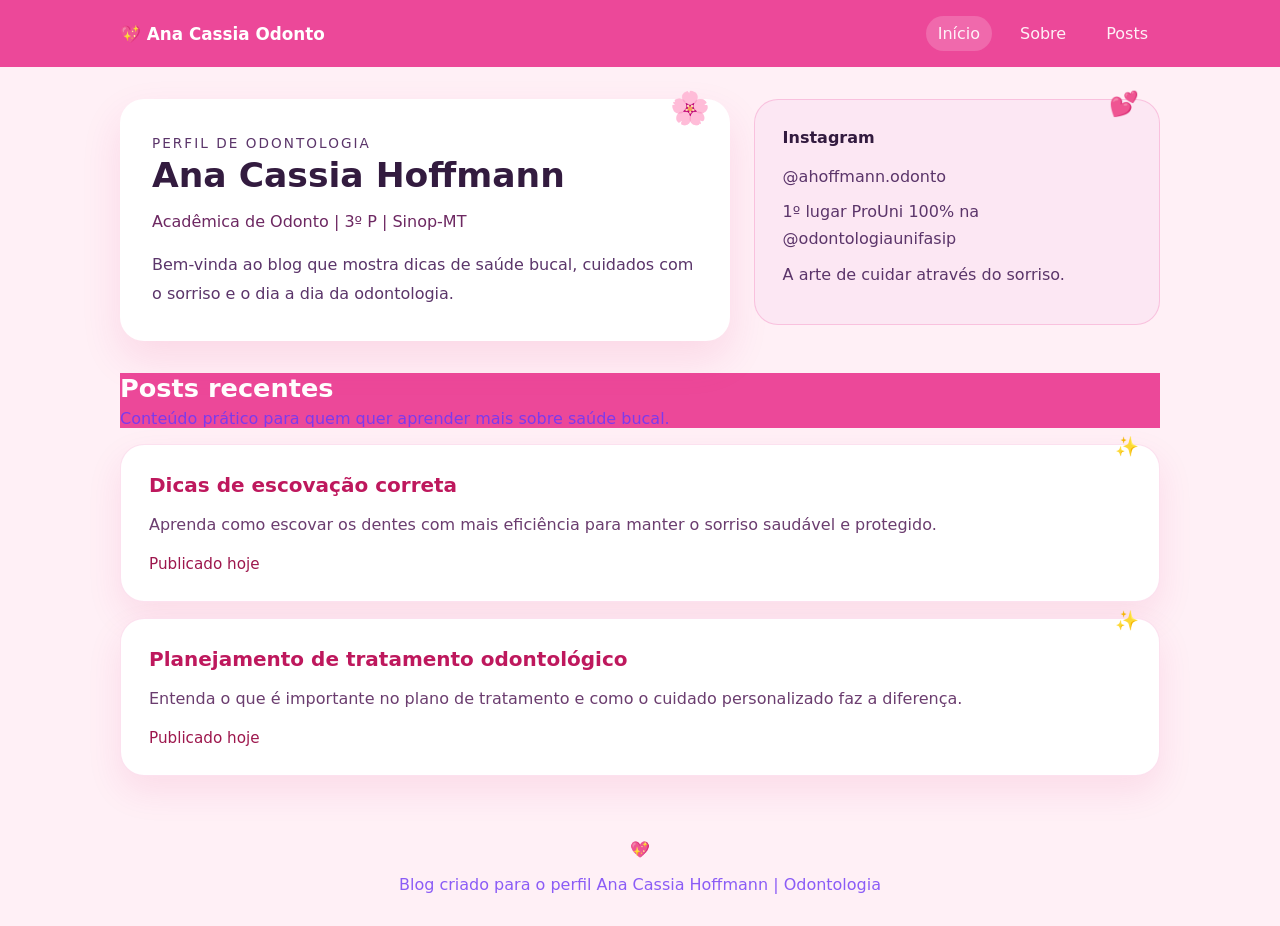
<file: index.html>
<!DOCTYPE html>
<html lang="pt-BR">
<head>
  <meta charset="UTF-8" />
  <meta name="viewport" content="width=device-width, initial-scale=1.0" />
  <title>Ana Cassia Hoffmann | Blog Odonto</title>
  <link rel="stylesheet" href="style.css" />
</head>
<body>
  <header>
    <div class="topbar">
      <div>
        <span class="brand">Ana Cassia Odonto</span>
      </div>
      <nav>
        <a href="index.html" class="active">Início</a>
        <a href="sobre.html">Sobre</a>
        <a href="posts/dicas-de-escovacao.html">Posts</a>
      </nav>
    </div>
  </header>

  <main>
    <section class="hero">
      <div class="hero-text">
        <p class="eyebrow">Perfil de Odontologia</p>
        <h1>Ana Cassia Hoffmann</h1>
        <p class="subtitle">Acadêmica de Odonto | 3º P | Sinop-MT</p>
        <p>Bem-vinda ao blog que mostra dicas de saúde bucal, cuidados com o sorriso e o dia a dia da odontologia.</p>
      </div>
      <div class="hero-card">
        <strong>Instagram</strong>
        <p>@ahoffmann.odonto</p>
        <p>1º lugar ProUni 100% na @odontologiaunifasip</p>
        <p>A arte de cuidar através do sorriso.</p>
      </div>
    </section>

    <section class="posts-list">
      <header class="section-header">
        <h2>Posts recentes</h2>
        <p>Conteúdo prático para quem quer aprender mais sobre saúde bucal.</p>
      </header>

      <article class="post-card">
        <a href="posts/dicas-de-escovacao.html"><h3>Dicas de escovação correta</h3></a>
        <p>Aprenda como escovar os dentes com mais eficiência para manter o sorriso saudável e protegido.</p>
        <span class="post-meta">Publicado hoje</span>
      </article>

      <article class="post-card">
        <a href="posts/planejamento-de-tratamento.html"><h3>Planejamento de tratamento odontológico</h3></a>
        <p>Entenda o que é importante no plano de tratamento e como o cuidado personalizado faz a diferença.</p>
        <span class="post-meta">Publicado hoje</span>
      </article>
    </section>
  </main>

  <footer>
    <p>Blog criado para o perfil Ana Cassia Hoffmann | Odontologia</p>
  </footer>
</body>
</html>
</file>
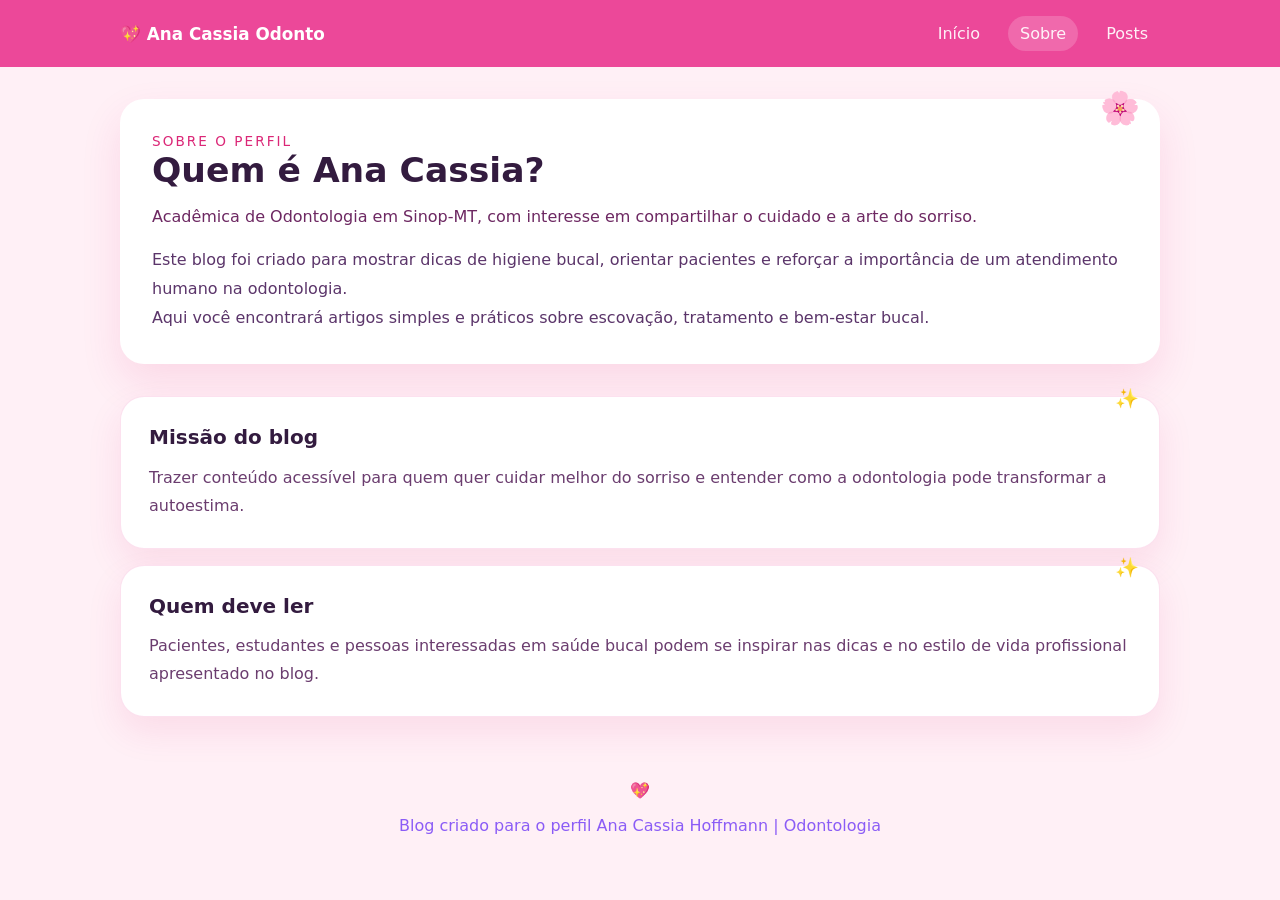
<file: sobre.html>
<!DOCTYPE html>
<html lang="pt-BR">
<head>
  <meta charset="UTF-8" />
  <meta name="viewport" content="width=device-width, initial-scale=1.0" />
  <title>Sobre | Ana Cassia Odonto</title>
  <link rel="stylesheet" href="style.css" />
</head>
<body>
  <header>
    <div class="topbar">
      <div>
        <span class="brand">Ana Cassia Odonto</span>
      </div>
      <nav>
        <a href="index.html">Início</a>
        <a href="sobre.html" class="active">Sobre</a>
        <a href="posts/dicas-de-escovacao.html">Posts</a>
      </nav>
    </div>
  </header>

  <main>
    <section class="hero-text">
      <span class="eyebrow">Sobre o perfil</span>
      <h1>Quem é Ana Cassia?</h1>
      <p class="subtitle">Acadêmica de Odontologia em Sinop-MT, com interesse em compartilhar o cuidado e a arte do sorriso.</p>
      <p>Este blog foi criado para mostrar dicas de higiene bucal, orientar pacientes e reforçar a importância de um atendimento humano na odontologia.</p>
      <p>Aqui você encontrará artigos simples e práticos sobre escovação, tratamento e bem-estar bucal.</p>
    </section>

    <section class="posts-list">
      <article class="post-card">
        <h3>Missão do blog</h3>
        <p>Trazer conteúdo acessível para quem quer cuidar melhor do sorriso e entender como a odontologia pode transformar a autoestima.</p>
      </article>
      <article class="post-card">
        <h3>Quem deve ler</h3>
        <p>Pacientes, estudantes e pessoas interessadas em saúde bucal podem se inspirar nas dicas e no estilo de vida profissional apresentado no blog.</p>
      </article>
    </section>
  </main>

  <footer>
    <p>Blog criado para o perfil Ana Cassia Hoffmann | Odontologia</p>
  </footer>
</body>
</html>
</file>
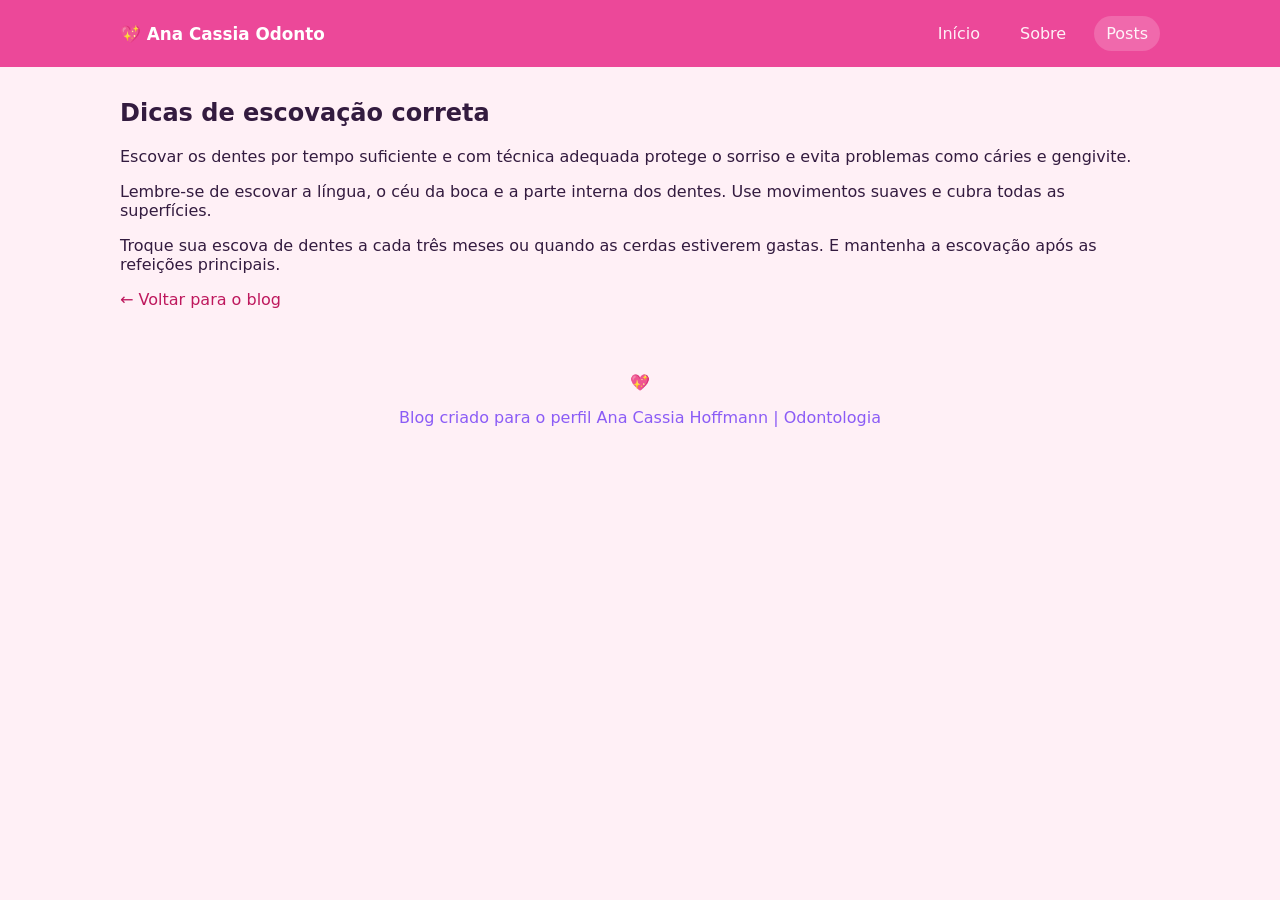
<file: posts/dicas-de-escovacao.html>
<!DOCTYPE html>
<html lang="pt-BR">
<head>
  <meta charset="UTF-8" />
  <meta name="viewport" content="width=device-width, initial-scale=1.0" />
  <title>Dicas de Escovação | Blog Odonto</title>
  <link rel="stylesheet" href="../style.css" />
</head>
<body>
  <header>
    <div class="topbar">
      <div>
        <span class="brand">Ana Cassia Odonto</span>
      </div>
      <nav>
        <a href="../index.html">Início</a>
        <a href="../sobre.html">Sobre</a>
        <a href="dicas-de-escovacao.html" class="active">Posts</a>
      </nav>
    </div>
  </header>

  <main>
    <article class="post-article">
      <h2>Dicas de escovação correta</h2>
      <p>Escovar os dentes por tempo suficiente e com técnica adequada protege o sorriso e evita problemas como cáries e gengivite.</p>
      <p>Lembre-se de escovar a língua, o céu da boca e a parte interna dos dentes. Use movimentos suaves e cubra todas as superfícies.</p>
      <p>Troque sua escova de dentes a cada três meses ou quando as cerdas estiverem gastas. E mantenha a escovação após as refeições principais.</p>
      <a href="../index.html">← Voltar para o blog</a>
    </article>
  </main>

  <footer>
    <p>Blog criado para o perfil Ana Cassia Hoffmann | Odontologia</p>
  </footer>
</body>
</html>
</file>
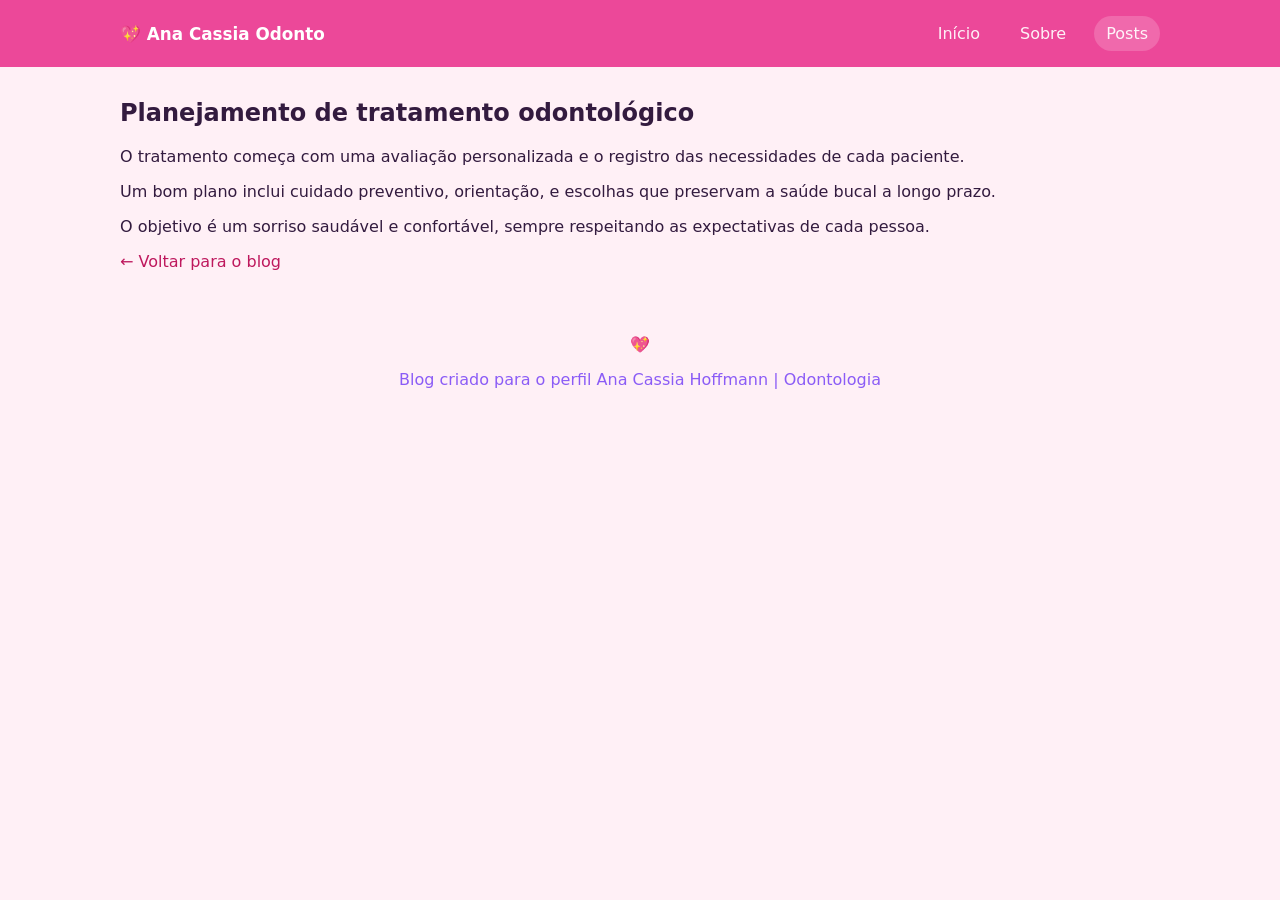
<file: posts/planejamento-de-tratamento.html>
<!DOCTYPE html>
<html lang="pt-BR">
<head>
  <meta charset="UTF-8" />
  <meta name="viewport" content="width=device-width, initial-scale=1.0" />
  <title>Planejamento de Tratamento | Blog Odonto</title>
  <link rel="stylesheet" href="../style.css" />
</head>
<body>
  <header>
    <div class="topbar">
      <div>
        <span class="brand">Ana Cassia Odonto</span>
      </div>
      <nav>
        <a href="../index.html">Início</a>
        <a href="../sobre.html">Sobre</a>
        <a href="planejamento-de-tratamento.html" class="active">Posts</a>
      </nav>
    </div>
  </header>

  <main>
    <article class="post-article">
      <h2>Planejamento de tratamento odontológico</h2>
      <p>O tratamento começa com uma avaliação personalizada e o registro das necessidades de cada paciente.</p>
      <p>Um bom plano inclui cuidado preventivo, orientação, e escolhas que preservam a saúde bucal a longo prazo.</p>
      <p>O objetivo é um sorriso saudável e confortável, sempre respeitando as expectativas de cada pessoa.</p>
      <a href="../index.html">← Voltar para o blog</a>
    </article>
  </main>

  <footer>
    <p>Blog criado para o perfil Ana Cassia Hoffmann | Odontologia</p>
  </footer>
</body>
</html>
</file>
<file: style.css>
* {
  box-sizing: border-box;
}

body {
  margin: 0;
  font-family: Inter, system-ui, -apple-system, BlinkMacSystemFont, "Segoe UI", sans-serif;
  background: #fff0f6;
  color: #331b3f;
}

a {
  color: #be185d;
  text-decoration: none;
}

a:hover {
  text-decoration: underline;
}

header {
  background: #ec4899;
  color: white;
}

.topbar {
  max-width: 1080px;
  margin: 0 auto;
  padding: 1rem 1.25rem;
  display: flex;
  justify-content: space-between;
  align-items: center;
  gap: 1rem;
}

.brand {
  font-weight: 700;
  font-size: 1.05rem;
}

.brand::before {
  content: "💖 ";
}

nav {
  display: flex;
  gap: 1rem;
  flex-wrap: wrap;
}

nav a {
  color: rgba(255, 255, 255, 0.92);
  padding: 0.5rem 0.75rem;
  border-radius: 999px;
}

nav a.active,
nav a:hover {
  background: rgba(255, 255, 255, 0.18);
}

main {
  max-width: 1080px;
  margin: 2rem auto;
  padding: 0 1.25rem 2rem;
}

.hero {
  display: grid;
  gap: 1.5rem;
  grid-template-columns: 1.5fr 1fr;
  align-items: start;
}

.hero-text {
  background: #ffffff;
  padding: 2rem;
  border-radius: 24px;
  box-shadow: 0 18px 40px rgba(220, 38, 127, 0.12);
  position: relative;
}

.hero-text::before {
  content: "🌸";
  position: absolute;
  top: -10px;
  right: 20px;
  font-size: 2rem;
}

.eyebrow {
  text-transform: uppercase;
  letter-spacing: 0.15em;
  color: #db2777;
  font-size: 0.85rem;
  margin: 0 0 0.75rem;
}

.hero-text h1 {
  margin: 0;
  font-size: clamp(2rem, 2.7vw, 3rem);
}

.hero-text .subtitle {
  margin: 0.8rem 0 1rem;
  color: #6d2862;
  line-height: 1.7;
}

.hero-text p {
  margin: 0;
  color: #5b356a;
  line-height: 1.8;
}

.hero-card {
  background: #fce7f3;
  border-radius: 24px;
  padding: 1.75rem;
  border: 1px solid rgba(236, 72, 153, 0.24);
  position: relative;
}

.hero-card::before {
  content: "💕";
  position: absolute;
  top: -10px;
  right: 20px;
  font-size: 1.5rem;
}

.hero-card strong {
  display: block;
  margin-bottom: 1rem;
  font-size: 1rem;
}

.hero-card p {
  margin: 0.5rem 0;
  color: #5b356a;
  line-height: 1.7;
}

.posts-list {
  margin-top: 2rem;
}

.section-header h2 {
  margin: 0;
  font-size: 1.6rem;
}

.section-header p {
  margin: 0.35rem 0 0;
  color: #7c3aed;
}

.post-card {
  background: white;
  border-radius: 24px;
  padding: 1.75rem;
  box-shadow: 0 15px 35px rgba(219, 39, 119, 0.1);
  border: 1px solid rgba(236, 72, 153, 0.16);
  margin-top: 1rem;
  position: relative;
}

.post-card::before {
  content: "✨";
  position: absolute;
  top: -10px;
  right: 20px;
  font-size: 1.2rem;
}

.post-card h3 {
  margin: 0 0 0.9rem;
  font-size: 1.25rem;
}

.post-card p {
  margin: 0;
  color: #6b3d6f;
  line-height: 1.75;
}

.post-meta {
  display: inline-block;
  margin-top: 1rem;
  color: #9d174d;
  font-size: 0.95rem;
}

footer {
  max-width: 1080px;
  margin: 1.5rem auto 2rem;
  padding: 0 1.25rem;
  color: #8b5cf6;
  text-align: center;
}

footer::before {
  content: "💖 ";
}

@media (max-width: 860px) {
  .hero {
    grid-template-columns: 1fr;
  }
}
</file>
